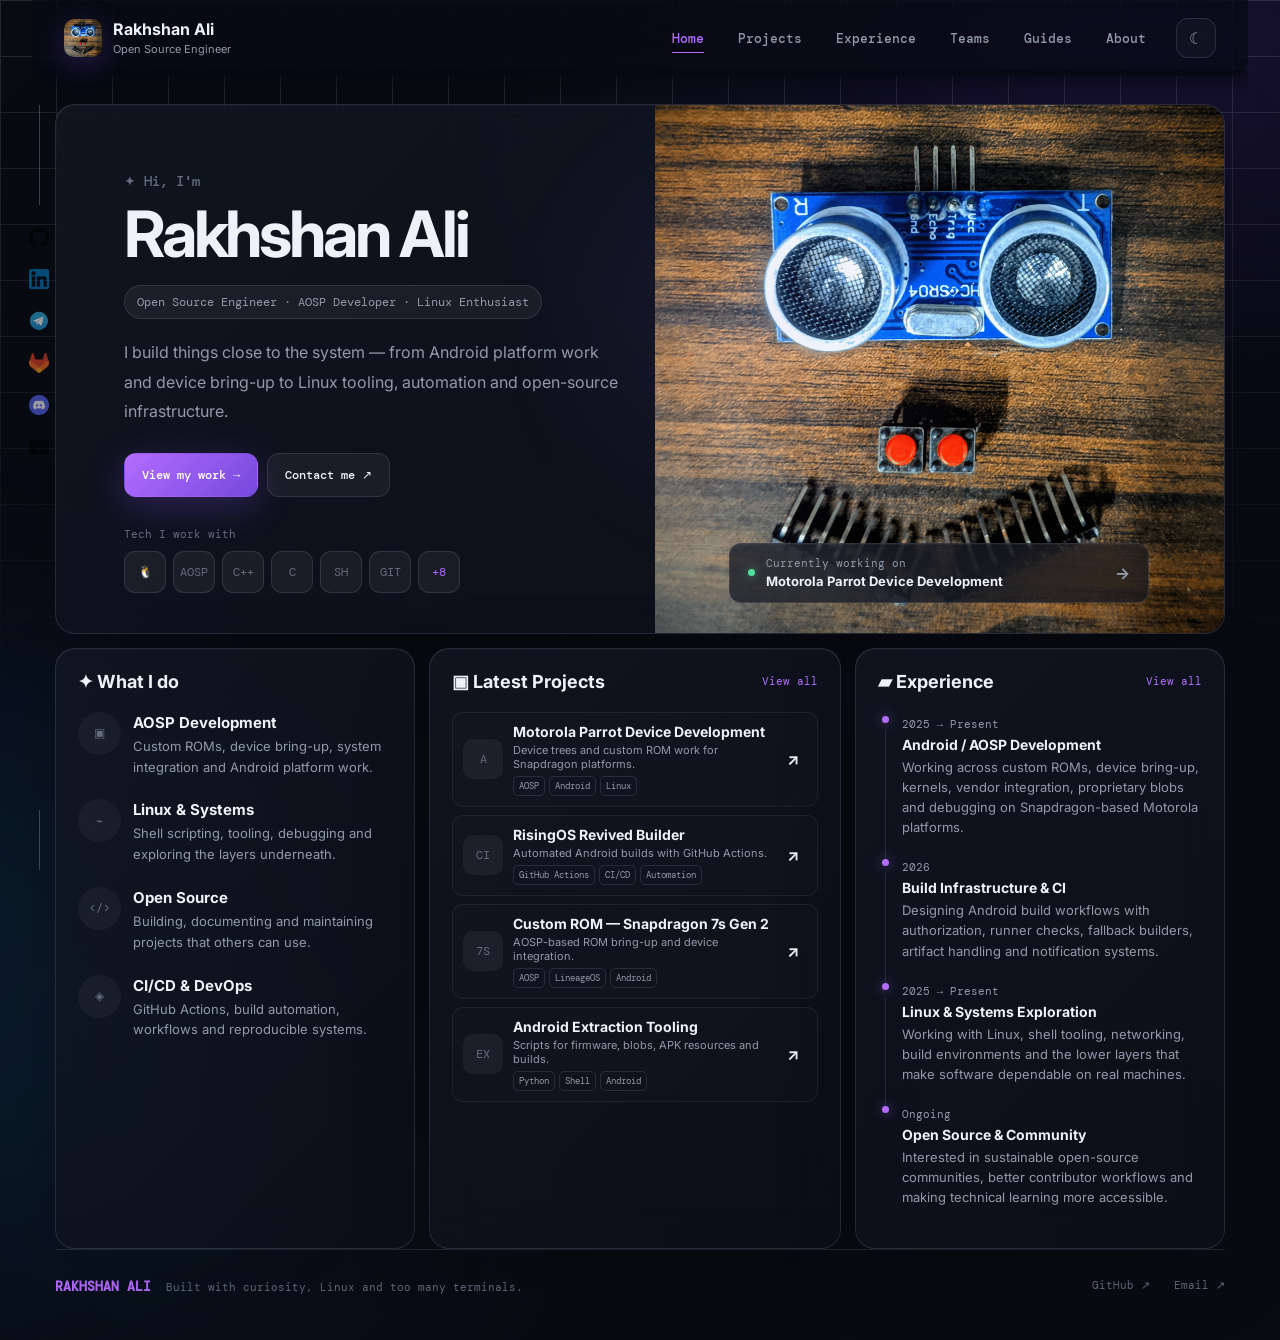
<file: index.html>
<!doctype html>
<html lang="en">
<head>
  <meta charset="utf-8">
  <meta name="viewport" content="width=device-width,initial-scale=1">
  <meta name="theme-color" content="#080b12">
  <title>Rakhshan Ali — Open Source Engineer</title>
  <link rel="icon" type="image/png" href="assets/img/profile.png">
  <link rel="stylesheet" href="assets/css/main.css">
</head>
<body>
  <div class="ambient a"></div>
  <div class="ambient b"></div>
  <div class="grid"></div>

  <header class="top">
    <a class="brand" href="index.html">
      <img class="brand-avatar" src="assets/img/profile.png" alt="Logo">
      <span><strong>Rakhshan Ali</strong><small>Open Source Engineer</small></span>
      <i></i>
    </a>
    <nav>
      <a href="index.html" class="active">Home</a>
      <a href="projects.html">Projects</a>
      <a href="experience.html">Experience</a>
      <a href="teams.html">Teams</a>
      <a href="guides.html">Guides</a>
      <a href="about.html">About</a>
    </nav>
    <div class="actions">
      <button id="theme">☾</button>
      <button id="menu">☰</button>
    </div>
  </header>

  <aside class="rail">
    <span></span>
    <a id="gh" title="GitHub"><img src="assets/img/github.png" alt="GitHub"></a>
    <a id="li" title="LinkedIn"><img src="assets/img/linkedin.png" alt="LinkedIn"></a>
    <a id="tg" title="Telegram"><img src="assets/img/telegram.png" alt="Telegram"></a>
    <a id="gl" title="GitLab"><img src="assets/img/gitlab.png" alt="GitLab"></a>
    <a id="dc" title="Discord"><img src="assets/img/discord.png" alt="Discord"></a>
    <a id="ml" title="Email"><img src="assets/img/email.png" alt="Email"></a>
    <span></span>
  </aside>

  <div id="mobileNav" class="mobile-nav">
    <a href="index.html">Home</a>
    <a href="projects.html">Projects</a>
    <a href="experience.html">Experience</a>
    <a href="teams.html">Teams</a>
    <a href="guides.html">Guides</a>
    <a href="about.html">About</a>
  </div>

  <main>
    <section class="hero wrap">
      <div class="hero-card glass">
        <div class="copy">
          <small class="eyebrow">✦ Hi, I'm</small>
          <h1 id="name"></h1>
          <div id="role" class="pill"></div>
          <p id="intro"></p>
          <div class="buttons">
            <a class="btn primary" href="projects.html">View my work →</a>
            <a id="emailBtn" class="btn" href="#">Contact me ↗</a>
          </div>
          <small class="label">Tech I work with</small>
          <div id="tech" class="tech"></div>
        </div>
        <div class="visual">
          <div class="glow g1"></div><div class="glow g2"></div>
          <div class="wire w1"></div><div class="wire w2"></div>
          <div class="dots"></div>
          <div class="person">
            <img src="assets/img/profile.png" alt="Rakhshan Ali">
          </div>
          <a id="statusBox" href="#" target="_blank" rel="noreferrer" class="status glass">
            <i></i><span><small>Currently working on</small><strong id="current"></strong></span><b>→</b>
          </a>
        </div>
      </div>
    </section>

    <section class="quick wrap">
      <article class="glass panel"><h2>✦ What I do</h2><div id="services"></div></article>
      <article class="glass panel"><h2>▣ Latest Projects <a href="projects.html">View all</a></h2><div id="featured"></div></article>
      <article class="glass panel"><h2>▰ Experience <a href="experience.html">View all</a></h2><div id="miniExp"></div></article>
    </section>
  </main>

  <footer class="footer wrap">
    <span><b>RAKHSHAN ALI</b> Built with curiosity, Linux and too many terminals.</span>
    <span><a id="fgh">GitHub ↗</a> <a id="fmail">Email ↗</a></span>
  </footer>

  <dialog id="dialog"><button id="close">×</button><div id="dialogBody"></div></dialog>
  <script src="assets/js/app.js"></script>
</body>
</html>
</file>
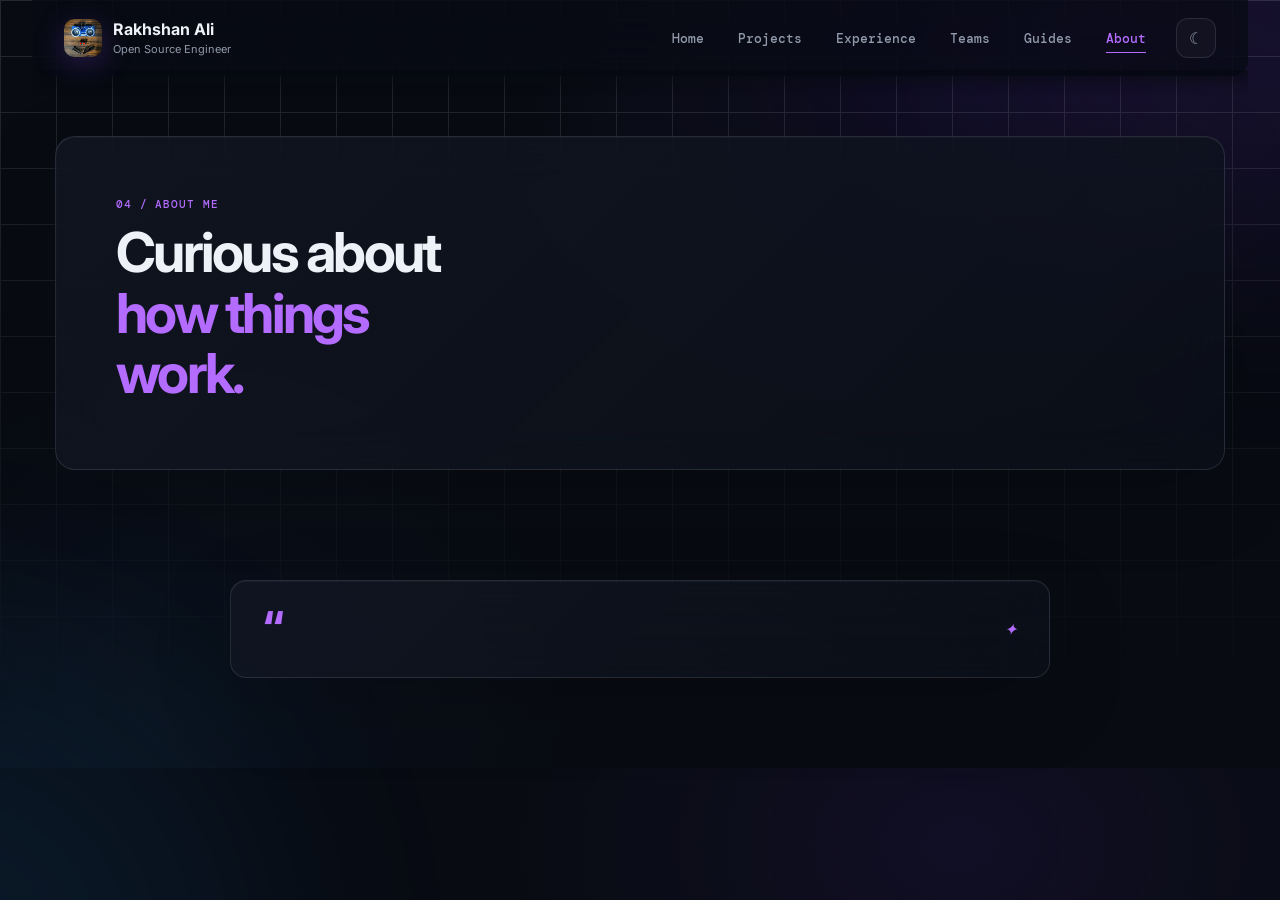
<file: about.html>
<!doctype html>
<html lang="en">
<head>
  <meta charset="utf-8">
  <meta name="viewport" content="width=device-width,initial-scale=1">
  <title>About — Rakhshan Ali</title>
  <link rel="stylesheet" href="assets/css/main.css">
</head>
<body>
  <div class="ambient a"></div><div class="ambient b"></div><div class="grid"></div>
  <header class="top">
    <a class="brand" href="index.html"><img class="brand-avatar" src="assets/img/profile.png" alt="Logo"><span><strong>Rakhshan Ali</strong><small>Open Source Engineer</small></span><i></i></a>
    <nav><a href="index.html">Home</a><a href="projects.html">Projects</a><a href="experience.html">Experience</a><a href="teams.html">Teams</a><a href="guides.html">Guides</a><a href="about.html" class="active">About</a></nav>
    <div class="actions"><button id="theme">☾</button><button id="menu">☰</button></div>
  </header>
  <div id="mobileNav" class="mobile-nav"><a href="index.html">Home</a><a href="projects.html">Projects</a><a href="experience.html">Experience</a><a href="teams.html">Teams</a><a href="guides.html">Guides</a><a href="about.html">About</a></div>
  <main>
    <section class="wrap wide">
      <div class="about glass">
        <div><small>04 / ABOUT ME</small><h2>Curious about<br><span>how things work.</span></h2></div>
        <div><p id="aboutText"></p><div id="interests" class="interests"></div></div>
      </div>
    </section>
    <section class="quote wrap"><div class="glass"><b>“</b><p id="quote"></p><i>✦</i></div></section>
  </main>
  <script src="assets/js/app.js"></script>
</body>
</html>
</file>
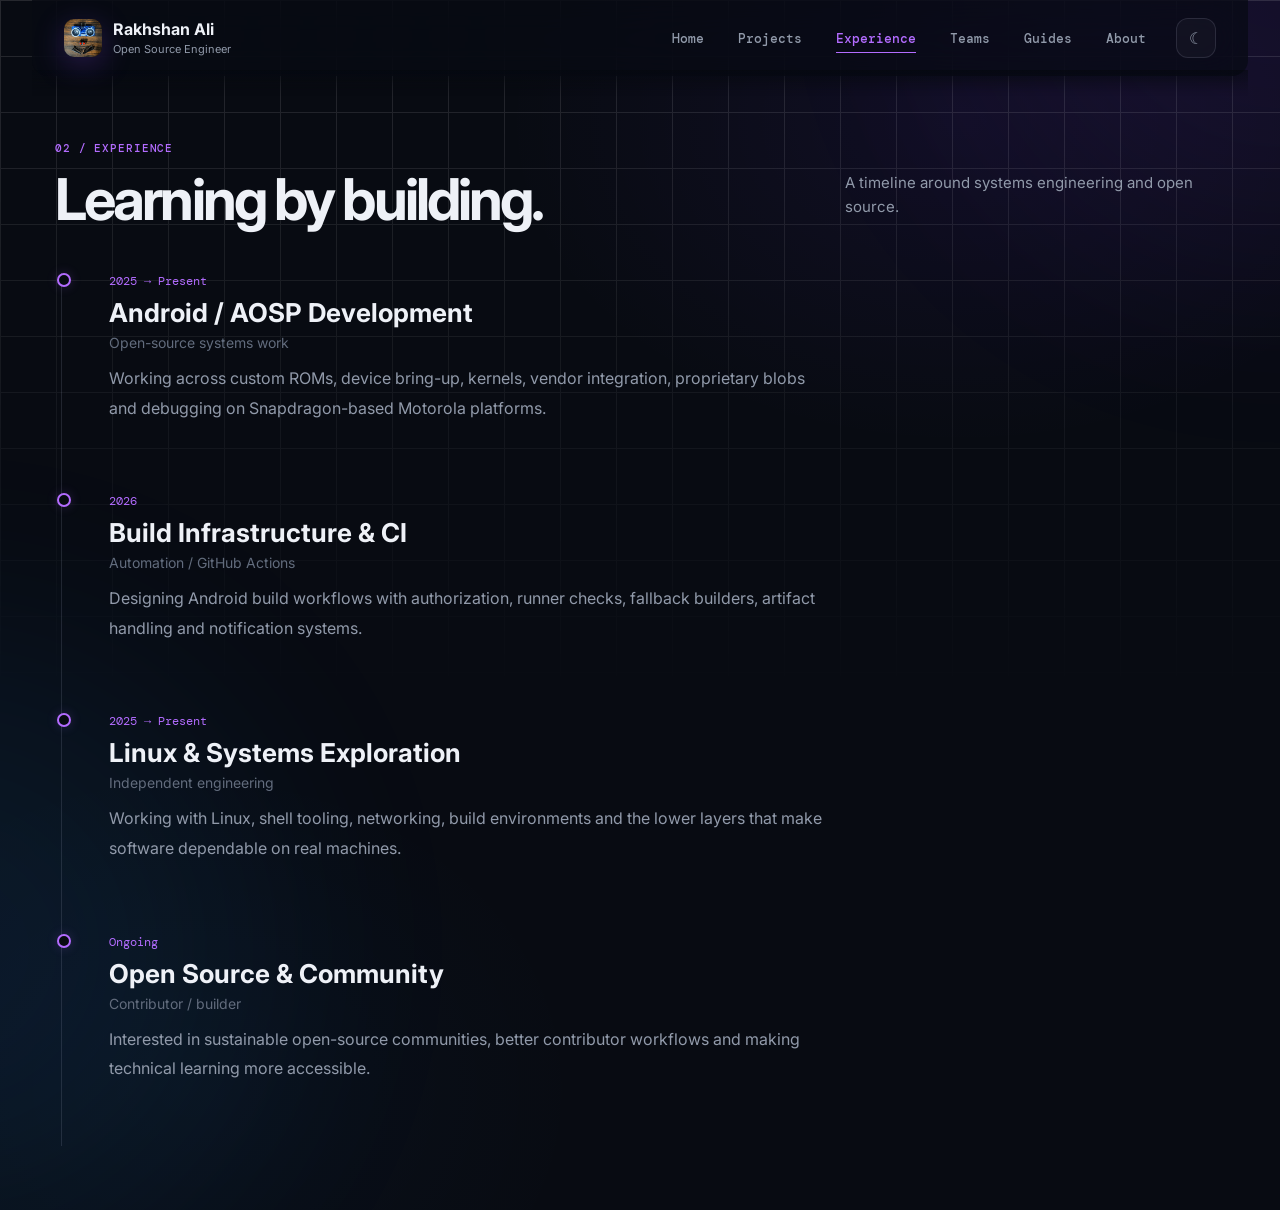
<file: experience.html>
<!doctype html>
<html lang="en">
<head>
  <meta charset="utf-8">
  <meta name="viewport" content="width=device-width,initial-scale=1">
  <title>Experience — Rakhshan Ali</title>
  <link rel="stylesheet" href="assets/css/main.css">
</head>
<body>
  <div class="ambient a"></div><div class="ambient b"></div><div class="grid"></div>
  <header class="top">
    <a class="brand" href="index.html"><img class="brand-avatar" src="assets/img/profile.png" alt="Logo"><span><strong>Rakhshan Ali</strong><small>Open Source Engineer</small></span><i></i></a>
    <nav><a href="index.html">Home</a><a href="projects.html">Projects</a><a href="experience.html" class="active">Experience</a><a href="teams.html">Teams</a><a href="guides.html">Guides</a><a href="about.html">About</a></nav>
    <div class="actions"><button id="theme">☾</button><button id="menu">☰</button></div>
  </header>
  <div id="mobileNav" class="mobile-nav"><a href="index.html">Home</a><a href="projects.html">Projects</a><a href="experience.html">Experience</a><a href="teams.html">Teams</a><a href="guides.html">Guides</a><a href="about.html">About</a></div>
  <main>
    <section class="wrap wide">
      <div class="heading"><div><small>02 / EXPERIENCE</small><h2>Learning by building.</h2></div><p>A timeline around systems engineering and open source.</p></div>
      <div id="timeline" class="timeline"></div>
    </section>
  </main>
  <script src="assets/js/app.js"></script>
</body>
</html>
</file>
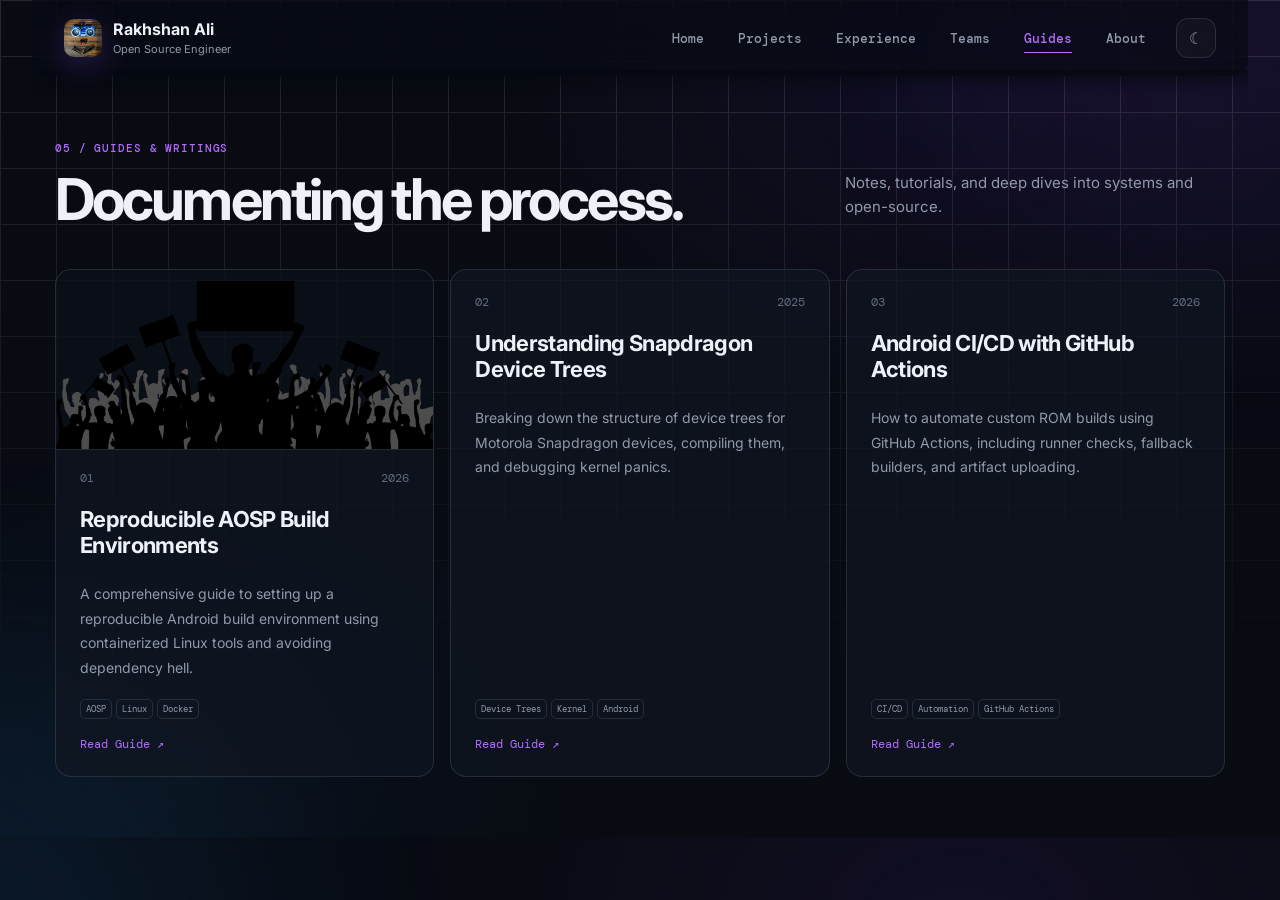
<file: guides.html>
<!doctype html>
<html lang="en">
<head>
  <meta charset="utf-8">
  <meta name="viewport" content="width=device-width,initial-scale=1">
  <title>Guides — Rakhshan Ali</title>
  <link rel="stylesheet" href="assets/css/main.css">
</head>
<body>
  <div class="ambient a"></div><div class="ambient b"></div><div class="grid"></div>
  <header class="top">
    <a class="brand" href="index.html"><img class="brand-avatar" src="assets/img/profile.png" alt="Logo"><span><strong>Rakhshan Ali</strong><small>Open Source Engineer</small></span><i></i></a>
    <nav><a href="index.html">Home</a><a href="projects.html">Projects</a><a href="experience.html">Experience</a><a href="teams.html">Teams</a><a href="guides.html" class="active">Guides</a><a href="about.html">About</a></nav>
    <div class="actions"><button id="theme">☾</button><button id="menu">☰</button></div>
  </header>
  <div id="mobileNav" class="mobile-nav"><a href="index.html">Home</a><a href="projects.html">Projects</a><a href="experience.html">Experience</a><a href="teams.html">Teams</a><a href="guides.html">Guides</a><a href="about.html">About</a></div>
  <main>
    <section class="wrap wide">
      <div class="heading"><div><small>05 / GUIDES & WRITINGS</small><h2>Documenting the process.</h2></div><p>Notes, tutorials, and deep dives into systems and open-source.</p></div>
      <div id="guidesGrid" class="project-grid pgrid"></div>
    </section>
  </main>
  <script src="assets/js/app.js"></script>
</body>
</html>
</file>
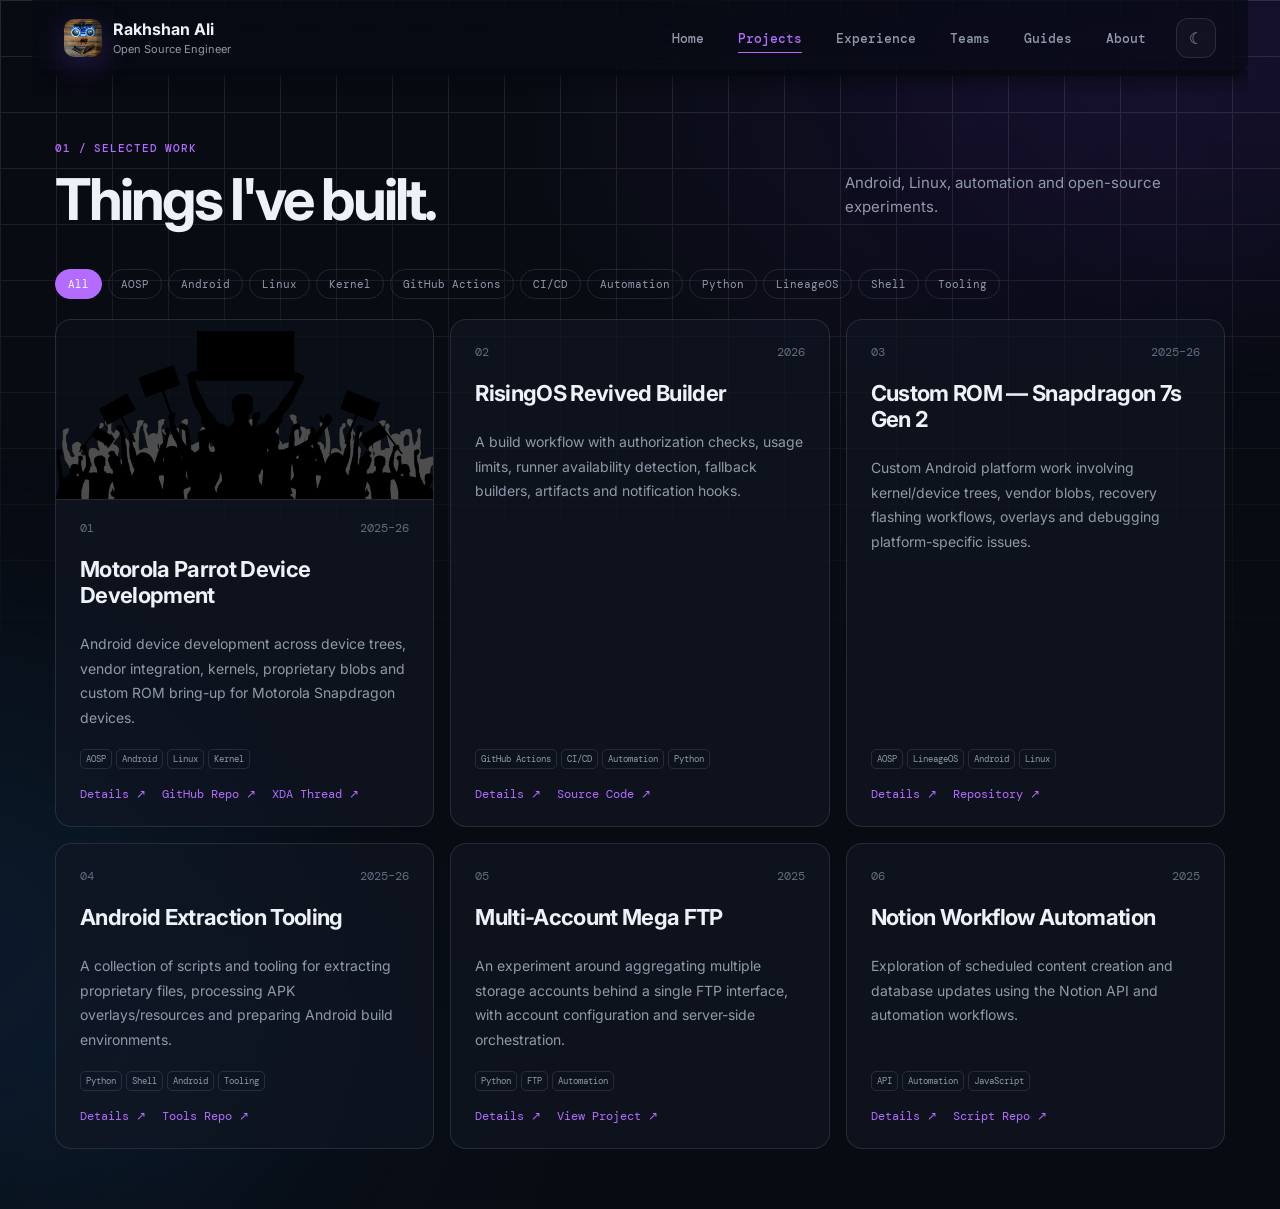
<file: projects.html>
<!doctype html>
<html lang="en">
<head>
  <meta charset="utf-8">
  <meta name="viewport" content="width=device-width,initial-scale=1">
  <title>Projects — Rakhshan Ali</title>
  <link rel="stylesheet" href="assets/css/main.css">
</head>
<body>
  <div class="ambient a"></div><div class="ambient b"></div><div class="grid"></div>
  <header class="top">
    <a class="brand" href="index.html"><img class="brand-avatar" src="assets/img/profile.png" alt="Logo"><span><strong>Rakhshan Ali</strong><small>Open Source Engineer</small></span><i></i></a>
    <nav><a href="index.html">Home</a><a href="projects.html" class="active">Projects</a><a href="experience.html">Experience</a><a href="teams.html">Teams</a><a href="guides.html">Guides</a><a href="about.html">About</a></nav>
    <div class="actions"><button id="theme">☾</button><button id="menu">☰</button></div>
  </header>
  <div id="mobileNav" class="mobile-nav"><a href="index.html">Home</a><a href="projects.html">Projects</a><a href="experience.html">Experience</a><a href="teams.html">Teams</a><a href="guides.html">Guides</a><a href="about.html">About</a></div>
  
  <main>
    <section class="wrap wide">
      <div class="heading">
        <div><small>01 / SELECTED WORK</small><h2>Things I've built.</h2></div>
        <p>Android, Linux, automation and open-source experiments.</p>
      </div>
      <div id="filters" class="filters"></div>
      <div id="allProjects" class="project-grid pgrid"></div>
    </section>
  </main>
  <dialog id="dialog"><button id="close">×</button><div id="dialogBody"></div></dialog>
  <script src="assets/js/app.js"></script>
</body>
</html>
</file>
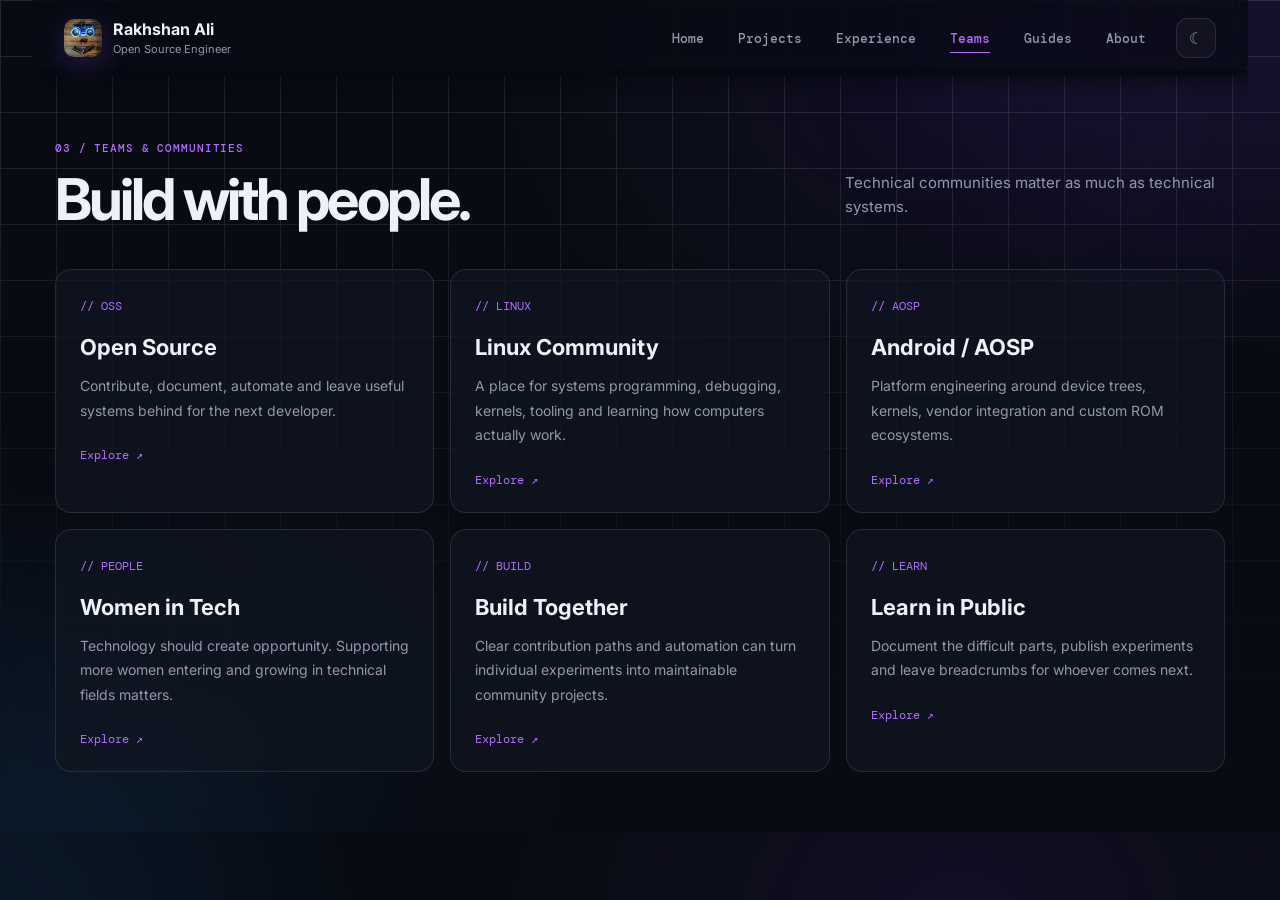
<file: teams.html>
<!doctype html>
<html lang="en">
<head>
  <meta charset="utf-8">
  <meta name="viewport" content="width=device-width,initial-scale=1">
  <title>Teams — Rakhshan Ali</title>
  <link rel="stylesheet" href="assets/css/main.css">
</head>
<body>
  <div class="ambient a"></div><div class="ambient b"></div><div class="grid"></div>
  <header class="top">
    <a class="brand" href="index.html"><img class="brand-avatar" src="assets/img/profile.png" alt="Logo"><span><strong>Rakhshan Ali</strong><small>Open Source Engineer</small></span><i></i></a>
    <nav><a href="index.html">Home</a><a href="projects.html">Projects</a><a href="experience.html">Experience</a><a href="teams.html" class="active">Teams</a><a href="guides.html">Guides</a><a href="about.html">About</a></nav>
    <div class="actions"><button id="theme">☾</button><button id="menu">☰</button></div>
  </header>
  <div id="mobileNav" class="mobile-nav"><a href="index.html">Home</a><a href="projects.html">Projects</a><a href="experience.html">Experience</a><a href="teams.html">Teams</a><a href="guides.html">Guides</a><a href="about.html">About</a></div>
  <main>
    <section class="wrap wide">
      <div class="heading"><div><small>03 / TEAMS & COMMUNITIES</small><h2>Build with people.</h2></div><p>Technical communities matter as much as technical systems.</p></div>
      <div id="teamsGrid" class="team-grid"></div>
    </section>
  </main>
  <script src="assets/js/app.js"></script>
</body>
</html>
</file>
<file: assets/css/main.css>
@import url('https://fonts.googleapis.com/css2?family=DM+Mono:wght@400;500&family=Inter:wght@400;500;600;700;800&display=swap');

:root {
  --bg: #080b12;
  --surface: rgba(17, 23, 35, 0.68);
  --line: rgba(165, 175, 200, 0.16);
  --line2: rgba(180, 190, 215, 0.3);
  --text: #eef1f7;
  --muted: #919aaa;
  --sub: #626c7d;
  --p: #b36cff;
  --green: #51df9a;
  --r: 20px;
  --max: 1280px;
  --mono: 'DM Mono', monospace;
}

/* =========================================================
   LIGHT MODE
   ========================================================= */

body.light {
  --bg: #f8fafc;
  --surface: rgba(255, 255, 255, 0.75);
  --line: rgba(15, 23, 42, 0.08);
  --line2: rgba(15, 23, 42, 0.15);
  --text: #0f172a;
  --muted: #475569;
  --sub: #64748b;
  --p: #7e22ce;
  --green: #16a34a;
}

body.light .ambient.a {
  background: #d8b4fe;
  opacity: 0.3;
}

body.light .ambient.b {
  background: #93c5fd;
  opacity: 0.3;
}

body.light .grid {
  opacity: 0.05;
  background-image:
    linear-gradient(#000 1px, transparent 1px),
    linear-gradient(90deg, #000 1px, transparent 1px);
}

body.light .glass {
  background:
    linear-gradient(
      135deg,
      rgba(255, 255, 255, 0.95),
      rgba(248, 250, 252, 0.85)
    );
  box-shadow:
    0 25px 80px rgba(0, 0, 0, 0.04),
    inset 0 1px rgba(255, 255, 255, 0.8);
}

body.light .btn {
  background: rgba(0, 0, 0, 0.03);
  color: var(--text);
}

body.light .btn.primary {
  background: linear-gradient(135deg, #b36cff, #7549dc);
  color: #fff;
  box-shadow: 0 10px 35px rgba(143, 77, 255, 0.25);
}

body.light .head {
  background: linear-gradient(145deg, #e2e8f0, #cbd5e1);
  box-shadow: inset -15px -8px 25px rgba(0, 0, 0, 0.1);
}

body.light .head::after {
  background: #94a3b8;
  box-shadow: none;
}

body.light .body {
  background: linear-gradient(150deg, #cbd5e1, #94a3b8);
  box-shadow: none;
}

body.light .top {
  background: rgba(248, 250, 252, 0.78);
}

body.light .top::after {
  background: linear-gradient(
    to bottom,
    rgba(248, 250, 252, 0.72),
    rgba(248, 250, 252, 0)
  );
}

body.light .actions button {
  background: rgba(0, 0, 0, 0.03);
}

body.light dialog {
  background: #fff;
}

body.light .rail a img {
  opacity: 0.9;
}

body.light .tech > a:hover {
  color: var(--text);
  box-shadow: 0 5px 15px rgba(0, 0, 0, 0.05);
}

body.light .tech .more:hover,
body.light .tech .more:focus-within {
  color: var(--p);
  box-shadow: 0 5px 15px rgba(0, 0, 0, 0.05);
}

body.light .tech-popup {
  background: rgba(255, 255, 255, 0.96);
  box-shadow: 0 15px 35px rgba(0, 0, 0, 0.1);
}

body.light .tech-popup a:hover {
  color: var(--text);
  background: rgba(0, 0, 0, 0.03);
}

body.light .tech-popup a span {
  background: rgba(0, 0, 0, 0.03);
  border-color: var(--line);
  color: var(--sub);
}

body.light a.status.glass:hover {
  box-shadow: 0 15px 35px rgba(0, 0, 0, 0.08);
}

body.light .filter.active,
body.light .filter:hover {
  color: #fff;
}

body.light .card-link:hover,
body.light .dialog-link:hover {
  color: var(--text);
}

/* =========================================================
   GLOBAL RESET
   ========================================================= */

* {
  box-sizing: border-box;
}

html {
  scroll-behavior: smooth;
  scrollbar-width: thin;
  scrollbar-color: rgba(179, 108, 255, 0.45) transparent;
}

body {
  margin: 0;
  min-width: 320px;
  background:
    radial-gradient(
      700px 500px at 75% 10%,
      rgba(124, 60, 255, 0.08),
      transparent 65%
    ),
    radial-gradient(
      600px 500px at 15% 90%,
      rgba(49, 156, 255, 0.04),
      transparent 65%
    ),
    var(--bg);
  color: var(--text);
  font-family: Inter, sans-serif;
  overflow-x: hidden;
  transition: background 0.3s ease, color 0.3s ease;
}

::selection {
  background: rgba(179, 108, 255, 0.28);
  color: var(--text);
}

a {
  color: inherit;
  text-decoration: none;
}

button {
  font: inherit;
}

img {
  max-width: 100%;
}

button,
a {
  -webkit-tap-highlight-color: transparent;
}

/* =========================================================
   BACKGROUND / AMBIENT EFFECTS
   ========================================================= */

.ambient {
  position: fixed;
  width: 600px;
  height: 600px;
  border-radius: 50%;
  filter: blur(130px);
  opacity: 0.09;
  pointer-events: none;
  z-index: -3;
  transition: 0.3s ease;
}

.ambient.a {
  background: #853cff;
  right: -300px;
  top: -350px;
}

.ambient.b {
  background: #259cff;
  left: -350px;
  bottom: -350px;
}

.grid {
  position: fixed;
  inset: 0;
  z-index: -2;
  opacity: 0.12;
  background-image:
    linear-gradient(#fff 1px, transparent 1px),
    linear-gradient(90deg, #fff 1px, transparent 1px);
  background-size: 56px 56px;
  mask-image: linear-gradient(#000, transparent 80%);
  -webkit-mask-image: linear-gradient(#000, transparent 80%);
  pointer-events: none;
}

/* =========================================================
   NAVBAR
   ========================================================= */

.top {
  width: min(calc(100% - 64px), var(--max));
  min-height: 76px;
  padding: 0 32px;
  margin: auto;
  display: flex;
  align-items: center;
  position: sticky;
  top: 0;
  z-index: 100;
  isolation: isolate;

  background: rgba(8, 11, 18, 0.72);
  backdrop-filter: blur(22px) saturate(125%);
  -webkit-backdrop-filter: blur(22px) saturate(125%);

  border-radius: 0 0 16px 16px;
}

/*
  Extended blur zone.

  This fixes the project/guide metadata numbers that sit immediately
  underneath the sticky navbar (02, 2026, 03, 2025-26, etc.).
*/
.top::after {
  content: '';
  position: absolute;
  left: 0;
  right: 0;
  bottom: -22px;
  height: 28px;
  z-index: 0;
  pointer-events: none;

  backdrop-filter: blur(12px) saturate(120%);
  -webkit-backdrop-filter: blur(12px) saturate(120%);

  background: linear-gradient(
    to bottom,
    rgba(8, 11, 18, 0.62),
    rgba(8, 11, 18, 0)
  );

  mask-image: linear-gradient(
    to bottom,
    #000 0%,
    rgba(0, 0, 0, 0.85) 35%,
    transparent 100%
  );
  -webkit-mask-image: linear-gradient(
    to bottom,
    #000 0%,
    rgba(0, 0, 0, 0.85) 35%,
    transparent 100%
  );
}

.top > * {
  position: relative;
  z-index: 2;
}

.brand {
  display: flex;
  align-items: center;
  gap: 11px;
  flex-shrink: 0;
}

.brand-avatar {
  width: 38px;
  height: 38px;
  border-radius: 10px;
  object-fit: cover;
  box-shadow: 0 8px 30px rgba(138, 77, 255, 0.25);
}

.brand span {
  display: grid;
  line-height: 1.15;
}

.brand strong {
  font-size: 16px;
  font-weight: 700;
}

.brand small {
  font-size: 11px;
  color: var(--muted);
  margin-top: 4px;
}

.brand i {
  display: none !important;
}

.top nav {
  display: flex;
  gap: 34px;
  margin-left: auto;
  margin-right: 30px;
}

.top nav a {
  position: relative;
  padding: 8px 0;
  font: 500 13px var(--mono);
  color: var(--muted);
  transition: color 0.2s ease;
}

.top nav a::after {
  content: '';
  position: absolute;
  left: 0;
  right: 0;
  bottom: 2px;
  height: 1px;
  background: var(--p);
  transform: scaleX(0);
  transform-origin: center;
  transition: transform 0.2s ease;
}

.top nav a:hover,
.top nav a.active {
  color: var(--p);
}

.top nav a:hover::after,
.top nav a.active::after {
  transform: scaleX(1);
}

.actions {
  display: flex;
  gap: 8px;
  flex-shrink: 0;
}

.actions button {
  width: 40px;
  height: 40px;
  border: 1px solid var(--line);
  border-radius: 12px;
  background: rgba(255, 255, 255, 0.03);
  color: var(--muted);
  cursor: pointer;
  transition: 0.2s ease;
}

.actions button:hover {
  border-color: var(--line2);
  color: var(--p);
  transform: translateY(-1px);
}

#menu {
  display: none;
}

/* =========================================================
   SIDE RAIL
   ========================================================= */

.rail {
  position: fixed;
  left: 22px;
  top: 105px;
  bottom: 30px;
  z-index: 20;
  width: 34px;
  display: flex;
  flex-direction: column;
  align-items: center;
  gap: 22px;
  color: var(--muted);
}

.rail span {
  height: 100px;
  width: 1px;
  background: var(--line2);
}

.rail span:last-child {
  margin-top: auto;
  height: 60px;
}

.rail a {
  cursor: pointer;
  display: flex;
  align-items: center;
  justify-content: center;
  opacity: 0.6;
  transition: 0.2s ease;
}

.rail a:hover {
  opacity: 1;
  transform: scale(1.15);
}

.rail a img {
  width: 20px;
  height: 20px;
  object-fit: contain;
}

/* =========================================================
   MOBILE NAV
   ========================================================= */

.mobile-nav {
  display: none;
}

/* =========================================================
   LAYOUT
   ========================================================= */

.wrap {
  width: min(calc(100% - 110px), var(--max));
  margin: auto;
}

.hero {
  padding-top: 28px;
}

.glass {
  background:
    linear-gradient(
      135deg,
      rgba(18, 24, 36, 0.74),
      rgba(12, 16, 26, 0.72)
    );
  border: 1px solid var(--line);
  box-shadow:
    0 25px 80px rgba(0, 0, 0, 0.17),
    inset 0 1px rgba(255, 255, 255, 0.04);
  backdrop-filter: blur(26px);
  -webkit-backdrop-filter: blur(26px);
}

/* =========================================================
   HERO
   ========================================================= */

.hero-card {
  min-height: 510px;
  border-radius: var(--r);
  display: grid;
  grid-template-columns: 1fr 0.95fr;
  overflow: hidden;
  position: relative;
}

.hero-card::after {
  content: '';
  position: absolute;
  inset: 0;
  background: radial-gradient(
    circle at 60% 42%,
    rgba(179, 108, 255, 0.07),
    transparent 34%
  );
  pointer-events: none;
}

.copy {
  padding: 65px 30px 40px 68px;
  align-self: center;
  z-index: 2;
}

.eyebrow {
  font: 500 14px var(--mono);
  color: var(--sub);
}

.eyebrow::first-letter {
  color: var(--p);
}

h1 {
  font-size: clamp(40px, 5vw, 70px);
  letter-spacing: -0.05em;
  line-height: 1;
  margin: 12px 0 19px;
}

.pill {
  display: inline-block;
  border: 1px solid var(--line);
  background: rgba(255, 255, 255, 0.05);
  padding: 8px 12px;
  border-radius: 99px;
  font: 12px var(--mono);
  color: var(--muted);
}

.copy > p {
  max-width: 600px;
  color: var(--muted);
  font-size: 16px;
  line-height: 1.85;
  margin: 19px 0 26px;
}

.buttons {
  display: flex;
  gap: 9px;
  flex-wrap: wrap;
}

.btn {
  height: 44px;
  padding: 0 17px;
  border: 1px solid var(--line);
  border-radius: 12px;
  display: inline-flex;
  align-items: center;
  gap: 13px;
  font: 500 12px var(--mono);
  background: rgba(255, 255, 255, 0.05);
  transition: 0.2s ease;
}

.btn.primary {
  background: linear-gradient(135deg, #b36cff, #7549dc);
  border-color: transparent;
  box-shadow: 0 10px 35px rgba(143, 77, 255, 0.25);
  color: #fff;
}

.btn:hover {
  border-color: var(--line2);
  transform: translateY(-2px);
}

.btn.primary:hover {
  box-shadow: 0 12px 40px rgba(143, 77, 255, 0.4);
}

.label {
  display: block;
  color: var(--sub);
  font: 11px var(--mono);
  margin-top: 30px;
}

/* =========================================================
   TECH STACK
   ========================================================= */

.tech {
  display: flex;
  gap: 7px;
  margin-top: 10px;
  flex-wrap: wrap;
  align-items: center;
}

.tech > a,
.tech .more {
  width: 42px;
  height: 42px;
  border: 1px solid var(--line);
  border-radius: 11px;
  display: grid;
  place-items: center;
  background: rgba(255, 255, 255, 0.05);
  color: var(--sub);
  font: 12px var(--mono);
  cursor: pointer;
  text-decoration: none;
  transition: 0.2s ease;
}

.tech > a:hover {
  border-color: var(--p);
  color: #fff;
  transform: translateY(-2px);
  box-shadow: 0 5px 15px rgba(0, 0, 0, 0.2);
}

.tech .more {
  color: var(--p);
  position: relative;
  user-select: none;
}

.tech .more:hover,
.tech .more:focus-within {
  border-color: var(--p);
  color: #fff;
  transform: translateY(-2px);
  box-shadow: 0 5px 15px rgba(0, 0, 0, 0.2);
}

.tech-popup {
  position: absolute;
  bottom: calc(100% + 12px);
  left: 50%;
  transform: translateX(-50%) translateY(10px);
  background: rgba(12, 16, 26, 0.95);
  backdrop-filter: blur(20px);
  -webkit-backdrop-filter: blur(20px);
  border: 1px solid var(--line);
  border-radius: 14px;
  padding: 10px;
  display: flex;
  flex-direction: column;
  gap: 4px;
  min-width: 220px;
  opacity: 0;
  visibility: hidden;
  transition: 0.2s ease;
  z-index: 100;
  box-shadow: 0 15px 35px rgba(0, 0, 0, 0.3);
  pointer-events: none;
}

.tech .more:hover .tech-popup,
.tech .more:focus-within .tech-popup {
  opacity: 1;
  visibility: visible;
  transform: translateX(-50%) translateY(0);
  pointer-events: auto;
}

.tech-popup a {
  display: flex;
  align-items: center;
  gap: 10px;
  padding: 8px 10px;
  border-radius: 8px;
  color: var(--muted);
  font: 12px var(--mono);
  text-decoration: none;
  transition: 0.2s;
}

.tech-popup a span {
  background: rgba(255, 255, 255, 0.05);
  border: 1px solid var(--line);
  padding: 4px 6px;
  border-radius: 6px;
  font-size: 10px;
  width: 34px;
  text-align: center;
}

.tech-popup a:hover {
  background: rgba(255, 255, 255, 0.05);
  color: #fff;
}

/* =========================================================
   HERO VISUAL
   ========================================================= */

.visual {
  position: relative;
  min-height: 510px;
  border-radius: 0 var(--r) var(--r) 0;
  overflow: hidden;
  transform: translateZ(0);
}

.glow {
  position: absolute;
  border-radius: 50%;
  filter: blur(45px);
  pointer-events: none;
}

.g1 {
  width: 180px;
  height: 180px;
  top: 50px;
  left: 38%;
  background: #a658ff;
  opacity: 0.2;
}

.g2 {
  width: 150px;
  height: 150px;
  top: 120px;
  left: 58%;
  background: #ff9c64;
  opacity: 0.1;
}

.wire {
  position: absolute;
  border: 1px solid rgba(179, 108, 255, 0.6);
  width: 140px;
  height: 65px;
  border-radius: 4px;
}

.w1 {
  top: 130px;
  left: 23%;
}

.w2 {
  top: 178px;
  left: 40%;
  width: 96px;
  height: 96px;
}

.dots {
  position: absolute;
  width: 145px;
  height: 110px;
  right: 2%;
  top: 260px;
  background-image: radial-gradient(
    #b8c0d0 1.5px,
    transparent 1.5px
  );
  background-size: 25px 25px;
  opacity: 0.3;
}

.person {
  position: absolute;
  inset: 0;
  width: 100%;
  height: 100%;
  transition: 0.3s;
}

.person img {
  width: 100%;
  height: 100%;
  object-fit: cover;
}

/* =========================================================
   STATUS CARD
   ========================================================= */

.status {
  position: absolute;
  left: 0;
  right: 0;
  margin: 0 auto;
  bottom: 30px;
  width: 85%;
  max-width: 420px;
  min-height: 60px;
  border-radius: 12px;
  padding: 11px 18px;
  display: flex;
  align-items: center;
  gap: 11px;
  z-index: 5;
}

.status i {
  width: 7px;
  height: 7px;
  border-radius: 50%;
  background: var(--green);
  box-shadow: 0 0 10px rgba(81, 223, 154, 0.6);
  flex-shrink: 0;
}

.status span {
  display: grid;
  gap: 3px;
  flex: 1;
  min-width: 0;
}

.status small {
  font: 11px var(--mono);
  color: var(--muted);
}

.status strong {
  font-size: 13px;
  white-space: nowrap;
  overflow: hidden;
  text-overflow: ellipsis;
}

.status > b {
  color: var(--muted);
  flex-shrink: 0;
}

a.status.glass {
  text-decoration: none;
  color: inherit;
  cursor: pointer;
  transition: 0.2s ease;
}

a.status.glass:hover {
  border-color: var(--line2);
  transform: translateY(-3px);
  box-shadow: 0 15px 35px rgba(0, 0, 0, 0.25);
}

/* =========================================================
   QUICK PANELS
   ========================================================= */

.quick {
  display: grid;
  grid-template-columns: 1.05fr 1.2fr 1.08fr;
  gap: 14px;
  padding-top: 14px;
}

.panel {
  border-radius: var(--r);
  padding: 22px;
  min-height: 345px;
}

.panel h2 {
  font-size: 18px;
  margin: 0 0 20px;
}

.panel h2 a {
  float: right;
  color: var(--p);
  font: 11px var(--mono);
  padding-top: 3px;
}

.service {
  display: grid;
  grid-template-columns: 43px 1fr;
  gap: 12px;
  margin: 18px 0;
}

.service i {
  width: 43px;
  height: 43px;
  border-radius: 50%;
  display: grid;
  place-items: center;
  background: rgba(255, 255, 255, 0.04);
  color: var(--sub);
  font: 12px var(--mono);
  font-style: normal;
}

.service strong {
  font-size: 15px;
}

.service p {
  font-size: 13px;
  line-height: 1.6;
  color: var(--muted);
  margin: 4px 0;
}

.prow {
  display: grid;
  grid-template-columns: 40px 1fr 20px;
  gap: 10px;
  align-items: center;
  padding: 10px;
  border: 1px solid rgba(255, 255, 255, 0.06);
  background: rgba(255, 255, 255, 0.01);
  border-radius: 11px;
  margin: 8px 0;
  cursor: pointer;
  transition: 0.2s;
}

.prow:hover {
  border-color: var(--line2);
  transform: translateX(2px);
}

.picon {
  width: 40px;
  height: 40px;
  border-radius: 10px;
  display: grid;
  place-items: center;
  background: rgba(255, 255, 255, 0.05);
  color: var(--sub);
  font: 12px var(--mono);
}

.prow strong {
  font-size: 14px;
  display: block;
}

.prow small {
  display: block;
  color: var(--muted);
  font-size: 11px;
  margin-top: 3px;
}

.tags {
  display: flex;
  gap: 4px;
  margin-top: 5px;
  flex-wrap: wrap;
}

.tag {
  font: 9px var(--mono);
  border: 1px solid var(--line);
  color: var(--muted);
  padding: 3px 5px;
  border-radius: 5px;
}

.exp {
  position: relative;
  padding-left: 24px;
  margin: 18px 0;
}

.exp::before {
  content: '';
  position: absolute;
  left: 4px;
  top: 4px;
  width: 7px;
  height: 7px;
  border-radius: 50%;
  background: var(--p);
  box-shadow: 0 0 12px rgba(179, 108, 255, 0.6);
}

.exp::after {
  content: '';
  position: absolute;
  left: 7px;
  top: 18px;
  bottom: -22px;
  width: 1px;
  background: var(--line);
}

.exp:last-child::after {
  display: none;
}

.exp small {
  font: 11px var(--mono);
  color: var(--muted);
}

.exp strong {
  display: block;
  font-size: 14px;
  margin-top: 4px;
}

.exp p {
  font-size: 13px;
  line-height: 1.55;
  color: var(--muted);
  margin: 4px 0;
}

/* =========================================================
   SECTION HEADINGS
   ========================================================= */

.wide {
  padding-top: 60px;
  padding-bottom: 60px;
}

.heading {
  display: flex;
  justify-content: space-between;
  align-items: end;
  margin-bottom: 35px;
  gap: 40px;
}

.heading small,
.about > div > small {
  font: 500 11px var(--mono);
  color: var(--p);
  letter-spacing: 0.08em;
}

.heading h2 {
  font-size: clamp(38px, 4.5vw, 60px);
  letter-spacing: -0.05em;
  margin: 8px 0 0;
}

.heading p {
  max-width: 380px;
  color: var(--muted);
  font-size: 15px;
  line-height: 1.6;
}

/* =========================================================
   PROJECT / GUIDE FILTERS
   ========================================================= */

.filters {
  display: flex;
  gap: 6px;
  flex-wrap: wrap;
  margin-bottom: 20px;
}

.filter {
  border: 1px solid var(--line);
  background: none;
  color: var(--muted);
  padding: 7px 12px;
  border-radius: 99px;
  font: 11px var(--mono);
  cursor: pointer;
  transition: 0.2s;
}

.filter.active,
.filter:hover {
  color: #fff;
  border-color: var(--p);
  background: var(--p);
}

/* =========================================================
   PROJECT CARDS
   ========================================================= */

.pgrid {
  display: grid;
  grid-template-columns: repeat(3, 1fr);
  gap: 16px;
}

.pcard {
  min-height: 235px;
  border: 1px solid var(--line);
  background: var(--surface);
  border-radius: 16px;
  padding: 24px;
  transition: 0.2s ease;
  display: flex;
  flex-direction: column;
  overflow: visible;
}

.pcard:hover {
  transform: translateY(-4px);
  border-color: var(--line2);
  box-shadow: 0 10px 30px rgba(0, 0, 0, 0.1);
}

.pcard .top {
  height: auto;
  width: auto;
  min-height: 0;
  position: static;
  background: none;
  padding: 0;
  margin: 0;
  backdrop-filter: none;
  -webkit-backdrop-filter: none;
  border-radius: 0;
  display: flex;
  justify-content: space-between;
  align-items: center;
  font: 12px var(--mono);
  color: var(--sub);
}

.pcard .top::after {
  display: none;
}

.pcard h3 {
  font-size: 22px;
  margin: 20px 0 10px;
  letter-spacing: -0.03em;
}

.pcard p {
  font-size: 14px;
  line-height: 1.75;
  color: var(--muted);
  flex-grow: 1;
}

/*
  Project / guide metadata.

  Keep these above normal card content but below the global navbar.
  The global navbar's extended blur zone handles the visual overlap.
*/
.pcard .top > *,
.project-number,
.guide-number {
  position: relative;
  z-index: 1;
}

/* =========================================================
   PROJECT IMAGE
   ========================================================= */

.pcard-img {
  margin: -24px -24px 20px -24px;
  height: 180px;
  overflow: hidden;
  border-bottom: 1px solid var(--line);
  border-radius: 15px 15px 0 0;
  background: rgba(0, 0, 0, 0.2);
}

.pcard-img img {
  width: 100%;
  height: 100%;
  object-fit: cover;
  transition: transform 0.4s ease;
}

.pcard:hover .pcard-img img {
  transform: scale(1.05);
}

/* =========================================================
   PROJECT / DIALOG ACTIONS
   ========================================================= */

.card-actions,
.dialog-actions {
  display: flex;
  gap: 16px;
  margin-top: 17px;
  flex-wrap: wrap;
}

.card-link,
.dialog-link {
  font: 12px var(--mono);
  color: var(--p);
  transition: 0.2s;
  cursor: pointer;
}

.card-link:hover,
.dialog-link:hover {
  color: #fff;
}

/* =========================================================
   EXPERIENCE TIMELINE
   ========================================================= */

.timeline {
  max-width: 900px;
  padding-left: 30px;
  position: relative;
}

.timeline::before {
  content: '';
  position: absolute;
  left: 6px;
  top: 4px;
  bottom: 4px;
  width: 1px;
  background: var(--line);
}

.entry {
  position: relative;
  padding: 0 0 50px 24px;
}

.entry::before {
  content: '';
  position: absolute;
  left: -28px;
  top: 4px;
  width: 10px;
  height: 10px;
  border-radius: 50%;
  border: 2px solid var(--p);
  background: var(--bg);
  box-shadow: 0 0 12px rgba(179, 108, 255, 0.2);
}

.entry .date {
  font: 12px var(--mono);
  color: var(--p);
}

.entry h3 {
  font-size: 26px;
  margin: 8px 0 4px;
}

.entry .role {
  font-size: 14px;
  color: var(--sub);
}

.entry p {
  font-size: 16px;
  color: var(--muted);
  line-height: 1.85;
  max-width: 720px;
  margin-top: 12px;
}

/* =========================================================
   TEAM CARDS
   ========================================================= */

.team-grid {
  display: grid;
  grid-template-columns: repeat(3, 1fr);
  gap: 16px;
}

.team {
  border: 1px solid var(--line);
  background: var(--surface);
  border-radius: 16px;
  padding: 24px;
  min-height: 185px;
  transition: 0.2s;
}

.team:hover {
  border-color: var(--line2);
  transform: translateY(-2px);
}

.team small {
  font: 12px var(--mono);
  color: var(--p);
}

.team h3 {
  font-size: 22px;
  margin: 20px 0 10px;
}

.team p {
  font-size: 14px;
  line-height: 1.75;
  color: var(--muted);
  margin-bottom: 20px;
}

.team a {
  font: 12px var(--mono);
  color: var(--p);
}

/* =========================================================
   ABOUT
   ========================================================= */

.about {
  border-radius: var(--r);
  padding: 55px 60px;
  display: grid;
  grid-template-columns: 0.8fr 1.2fr;
  gap: 80px;
}

.about h2 {
  font-size: clamp(34px, 4.5vw, 55px);
  letter-spacing: -0.05em;
  line-height: 1.1;
  margin: 10px 0;
}

.about h2 span {
  color: var(--p);
}

.about p {
  color: var(--muted);
  font-size: 17px;
  line-height: 1.9;
  margin: 0 0 25px;
}

.interests {
  display: flex;
  flex-wrap: wrap;
  gap: 8px;
}

.interest {
  font: 12px var(--mono);
  border: 1px solid var(--line);
  padding: 8px 12px;
  border-radius: 6px;
  color: var(--sub);
}

/* =========================================================
   QUOTE
   ========================================================= */

.quote {
  padding: 50px 0 90px;
}

.quote > div {
  max-width: 820px;
  margin: auto;
  border-radius: 16px;
  padding: 24px 32px;
  display: flex;
  align-items: center;
  gap: 20px;
}

.quote b {
  font-size: 48px;
  line-height: 1;
  color: var(--p);
}

.quote p {
  font-size: 17px;
  color: var(--muted);
  margin: 0;
  font-style: italic;
}

.quote i {
  margin-left: auto;
  color: var(--p);
}

/* =========================================================
   FOOTER
   ========================================================= */

.footer {
  padding: 28px 0 45px;
  border-top: 1px solid var(--line);
  display: flex;
  justify-content: space-between;
  color: var(--sub);
  font: 11px var(--mono);
}

.footer b {
  color: var(--p);
  font-size: 13px;
  margin-right: 8px;
}

.footer a {
  margin-left: 17px;
  transition: 0.2s;
  cursor: pointer;
}

.footer a:hover {
  color: var(--text);
}

/* =========================================================
   DIALOG
   ========================================================= */

dialog {
  width: min(700px, calc(100% - 30px));
  border: 1px solid var(--line2);
  border-radius: 20px;
  background: #101622;
  color: var(--text);
  padding: 35px;
  box-shadow: 0 30px 100px rgba(0, 0, 0, 0.5);
}

dialog::backdrop {
  background: rgba(0, 0, 0, 0.6);
  backdrop-filter: blur(8px);
  -webkit-backdrop-filter: blur(8px);
}

#close {
  position: absolute;
  right: 18px;
  top: 15px;
  background: none;
  border: 0;
  color: var(--muted);
  font-size: 28px;
  cursor: pointer;
  transition: 0.2s;
}

#close:hover {
  color: var(--p);
}

.dialog-k {
  font: 11px var(--mono);
  color: var(--p);
}

.dialog-title {
  font-size: 36px;
  letter-spacing: -0.03em;
  margin: 12px 0;
}

.dialog-p {
  font-size: 15px;
  line-height: 1.8;
  color: var(--muted);
  margin-bottom: 20px;
}

.dialog-img {
  width: calc(100% + 70px);
  margin: -35px -35px 20px -35px;
  max-height: 320px;
  object-fit: cover;
  border-radius: 20px 20px 0 0;
  border-bottom: 1px solid var(--line2);
  display: block;
}

/* =========================================================
   RESPONSIVE — TABLET
   ========================================================= */

@media (max-width: 1050px) {
  .rail {
    display: none;
  }

  .wrap {
    width: calc(100% - 40px);
  }

  .quick {
    grid-template-columns: 1fr 1fr;
  }

  .quick .panel:last-child {
    grid-column: 1 / -1;
  }

  .hero-card {
    grid-template-columns: 1fr;
    min-height: 0;
  }

  .copy {
    padding-right: 50px;
  }

  .visual {
    min-height: 390px;
    border-radius: 0 0 var(--r) var(--r);
  }

  .pgrid,
  .team-grid {
    grid-template-columns: 1fr 1fr;
  }

  .about {
    gap: 50px;
  }
}

/* =========================================================
   RESPONSIVE — MOBILE
   ========================================================= */

@media (max-width: 720px) {
  .top {
    width: calc(100% - 20px);
    padding: 0 20px;
    min-height: 68px;
  }

  .top::after {
    bottom: -18px;
    height: 24px;
  }

  .top nav {
    display: none;
  }

  .top .actions #menu {
    display: grid;
  }

  .mobile-nav {
    position: fixed;
    top: 76px;
    left: 15px;
    right: 15px;
    z-index: 99;
    padding: 20px;
    border: 1px solid var(--line);
    border-radius: 15px;
    background: rgba(12, 16, 26, 0.95);
    backdrop-filter: blur(25px);
    -webkit-backdrop-filter: blur(25px);
    display: none;
    flex-direction: column;
    gap: 16px;
  }

  body.light .mobile-nav {
    background: rgba(255, 255, 255, 0.95);
  }

  .mobile-nav.open {
    display: flex;
  }

  .mobile-nav a {
    font: 13px var(--mono);
    color: var(--muted);
  }

  .mobile-nav a:hover {
    color: var(--p);
  }

  .wrap {
    width: calc(100% - 30px);
  }

  .hero {
    padding-top: 18px;
  }

  .copy {
    padding: 35px 24px 20px;
  }

  .copy > p {
    font-size: 15px;
    line-height: 1.75;
  }

  .visual {
    height: 320px;
    min-height: 320px;
    border-radius: 0 0 var(--r) var(--r);
  }

  .status {
    bottom: 15px;
    width: 90%;
  }

  .quick {
    grid-template-columns: 1fr;
  }

  .quick .panel:last-child {
    grid-column: auto;
  }

  .panel {
    min-height: auto;
  }

  .heading {
    display: block;
    margin-bottom: 25px;
  }

  .heading p {
    margin-top: 15px;
  }

  .pgrid,
  .team-grid {
    grid-template-columns: 1fr;
  }

  .about {
    grid-template-columns: 1fr;
    padding: 35px 25px;
    gap: 25px;
  }

  .about p {
    font-size: 16px;
  }

  .quote {
    padding-bottom: 60px;
  }

  .quote > div {
    padding: 22px;
  }

  .quote b {
    font-size: 38px;
  }

  .footer {
    display: block;
    text-align: center;
  }

  .footer > span:last-child {
    display: block;
    margin-top: 15px;
  }

  .footer a {
    margin-left: 10px;
    margin-right: 10px;
  }
}

/* =========================================================
   RESPONSIVE — SMALL MOBILE
   ========================================================= */

@media (max-width: 430px) {
  h1 {
    font-size: 42px;
  }

  .buttons {
    flex-direction: column;
  }

  .btn {
    justify-content: center;
    width: 100%;
  }

  .tech > a,
  .tech .more {
    width: 39px;
    height: 39px;
  }

  .heading h2 {
    font-size: 38px;
  }

  .pcard,
  .team {
    padding: 20px;
  }

  .pcard-img {
    margin: -20px -20px 18px -20px;
  }

  dialog {
    padding: 25px;
  }

  .dialog-img {
    width: calc(100% + 50px);
    margin: -25px -25px 20px -25px;
  }
}

/* =========================================================
   ACCESSIBILITY / MOTION
   ========================================================= */

@media (prefers-reduced-motion: reduce) {
  html {
    scroll-behavior: auto;
  }

  *,
  *::before,
  *::after {
    animation-duration: 0.01ms !important;
    animation-iteration-count: 1 !important;
    transition-duration: 0.01ms !important;
    scroll-behavior: auto !important;
  }
}
</file>
